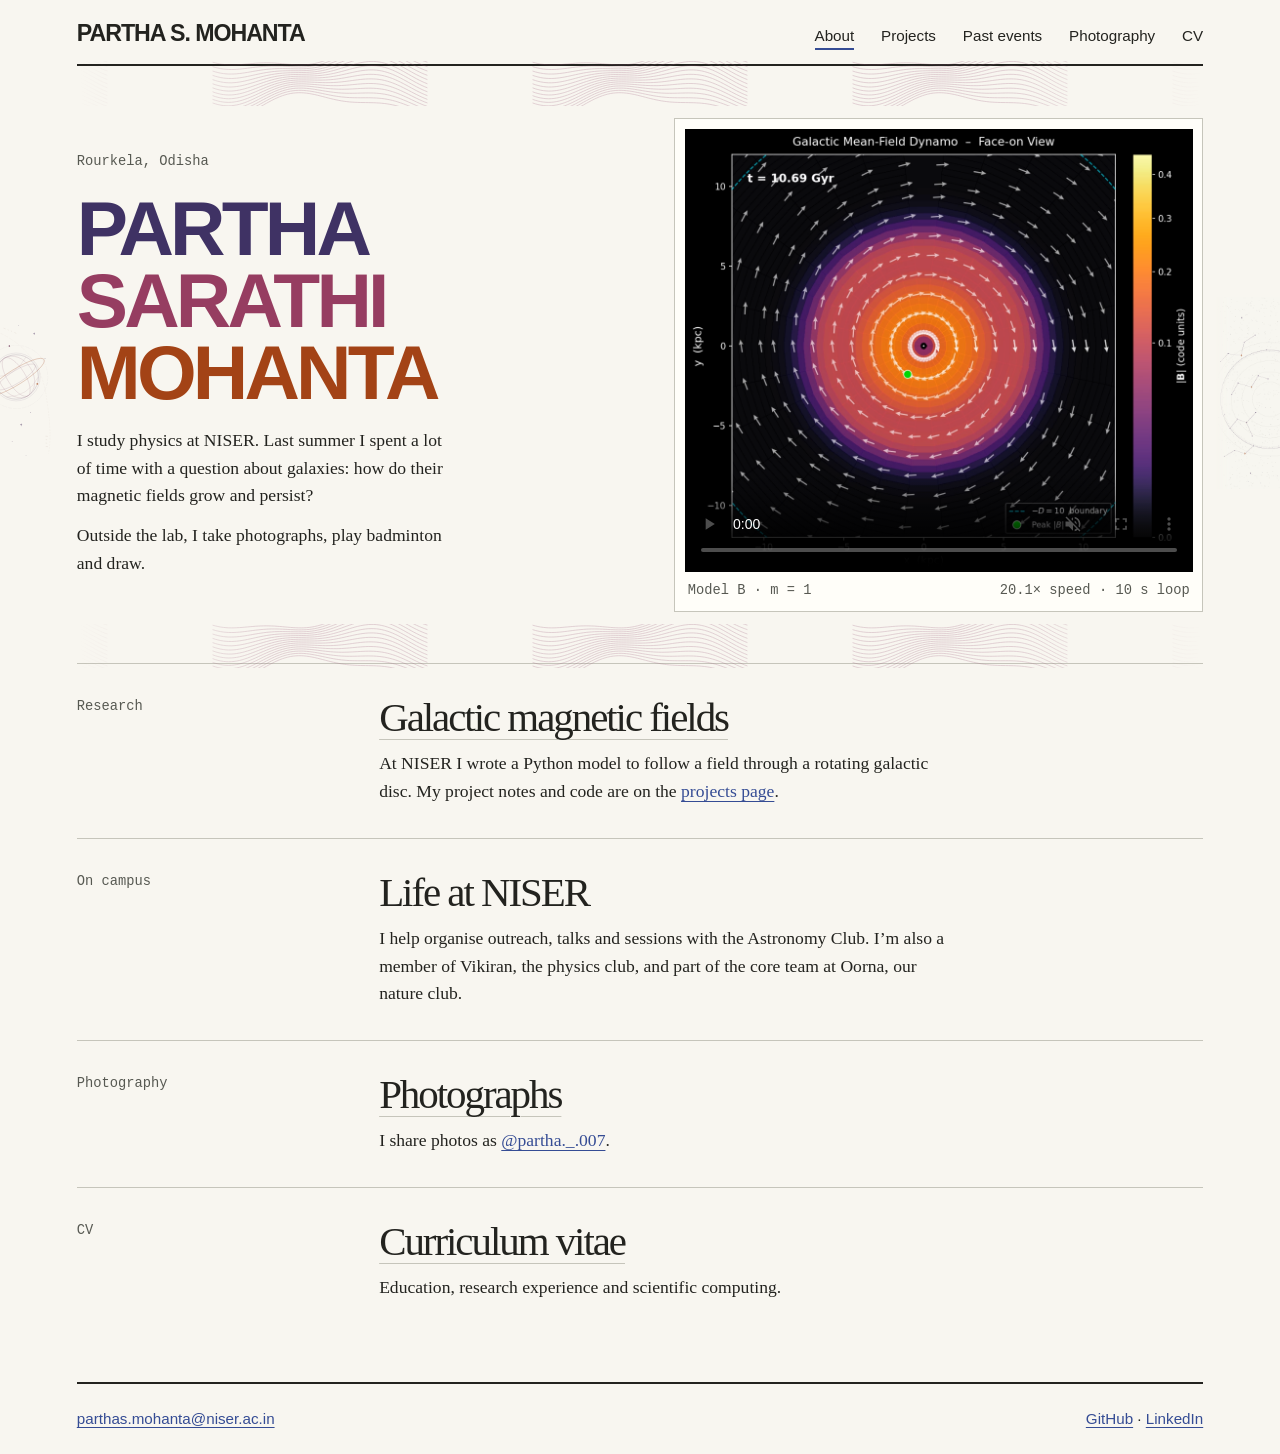
<file: index.html>
<!doctype html>
<html lang="en">
<head>
  <meta charset="utf-8">
  <meta name="viewport" content="width=device-width, initial-scale=1">
  <meta name="theme-color" content="#f8f6f0">
  <title>About · Partha Sarathi Mohanta</title>
  <link rel="stylesheet" href="style.css?v=8">
</head>
<body class="home">
<a class="skip" href="#main">Skip to content</a>
<header>
  <a class="signature" href="index.html">Partha S. Mohanta</a>
  <nav aria-label="Main navigation"><a href="index.html" aria-current="page">About</a> <a href="projects.html">Projects</a> <a href="events.html">Past events</a> <a href="photography.html">Photography</a> <a href="cv.html">CV</a></nav>
</header>
<main id="main">
<div class="cover">
  <div class="lede"><p class="dateline">Rourkela, Odisha</p>
    <h1 class="name"><span>Partha</span> <span>Sarathi</span> <span>Mohanta</span></h1>
    <p>I study physics at NISER. Last summer I spent a lot of time with a question about galaxies: how do their magnetic fields grow and persist?</p>
    <p>Outside the lab, I take photographs, play badminton and draw.</p>
  </div>
  <figure class="plate">
    <video id="dynamo" width="960" height="840" poster="assets/galactic-dynamo.webp" controls muted loop playsinline preload="metadata" aria-label="Face-on galactic mean-field dynamo simulation, Model B, m equals one">
      <source src="assets/dynamo-loop.mp4" type="video/mp4">
      <a href="assets/dynamo-loop.mp4">Watch the dynamo simulation</a>
    </video>
    <figcaption>Model B · m = 1 <span>20.1× speed · 10 s loop</span></figcaption>
  </figure>
  <script>
    const video = document.getElementById('dynamo');
    const motion = matchMedia('(prefers-reduced-motion: reduce)');
    if (!motion.matches) video.play().catch(() => {});
    motion.addEventListener('change', () => { if (motion.matches) video.pause(); });
  </script>
</div>
<section class="line" id="research"><p class="dateline">Research</p><div>
  <h2><a href="projects.html">Galactic magnetic fields</a></h2><p>At NISER I wrote a Python model to follow a field through a rotating galactic disc. My project notes and code are on the <a href="projects.html">projects page</a>.</p>
</div></section>
<section class="line" id="about"><p class="dateline">On campus</p><div><h2>Life at NISER</h2><p>I help organise outreach, talks and sessions with the Astronomy Club. I’m also a member of Vikiran, the physics club, and part of the core team at Oorna, our nature club.</p></div></section>
<section class="line" id="photography"><p class="dateline">Photography</p><div><h2><a href="photography.html">Photographs</a></h2><p>I share photos as <a href="https://www.instagram.com/partha._.007/">@partha._.007</a>.</p></div></section>
<section class="line"><p class="dateline">CV</p><div><h2><a href="cv.html">Curriculum vitae</a></h2><p>Education, research experience and scientific computing.</p></div></section>
</main>
<footer><a href="mailto:parthas.mohanta@niser.ac.in">parthas.mohanta@niser.ac.in</a><div><a href="https://github.com/ParthaXD">GitHub</a> · <a href="https://www.linkedin.com/in/partha">LinkedIn</a></div></footer>
</body>
</html>
</file>
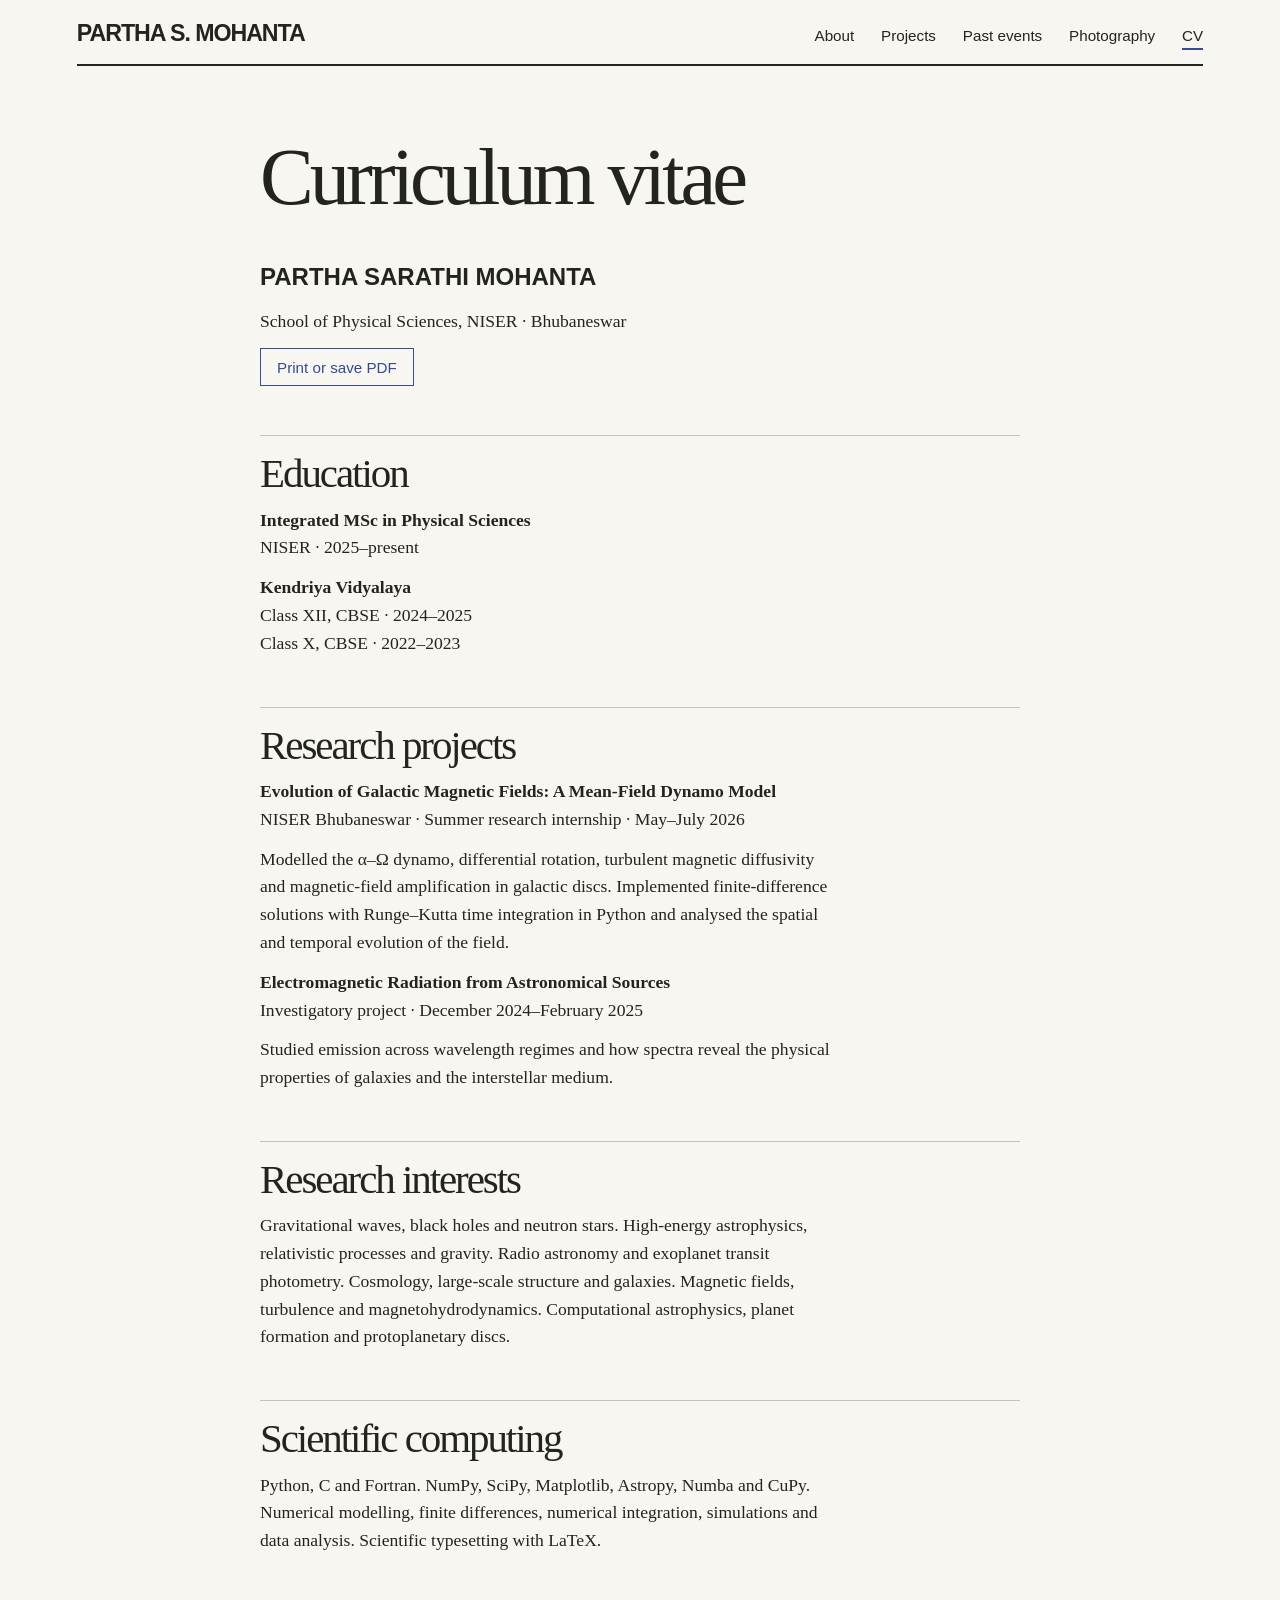
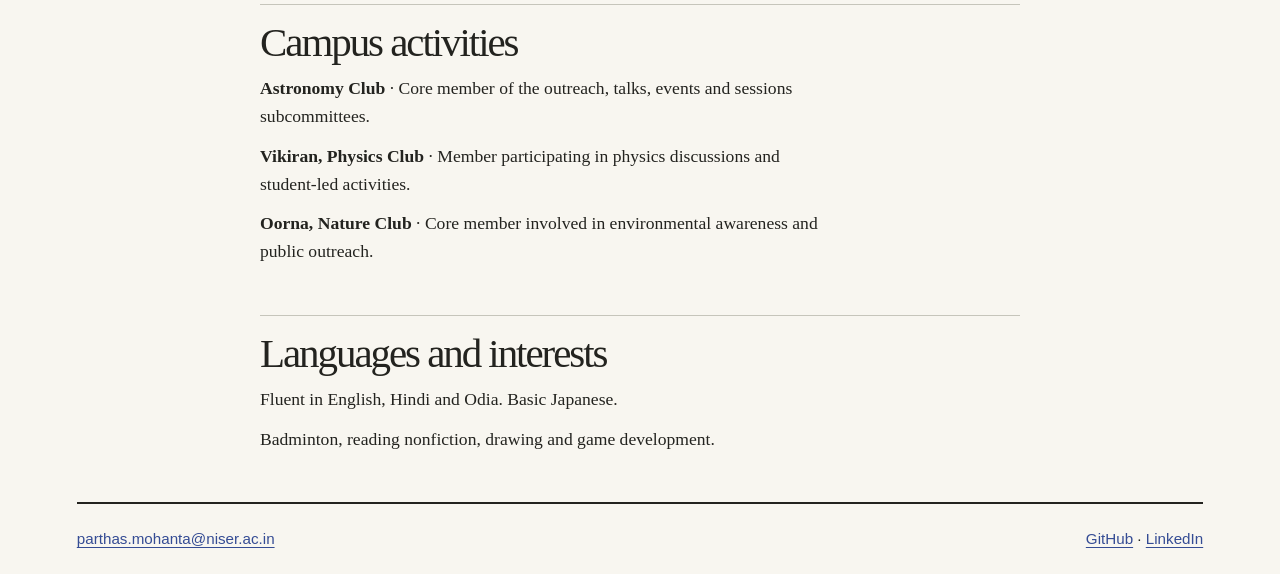
<file: cv.html>
<!doctype html>
<html lang="en">
<head>
  <meta charset="utf-8">
  <meta name="viewport" content="width=device-width, initial-scale=1">
  <meta name="theme-color" content="#f8f6f0">
  <title>CV · Partha Sarathi Mohanta</title>
  <link rel="stylesheet" href="style.css?v=3">
</head>
<body>
<a class="skip" href="#main">Skip to content</a>
<header>
  <a class="signature" href="index.html">Partha S. Mohanta</a>
  <nav aria-label="Main navigation"><a href="index.html">About</a> <a href="projects.html">Projects</a> <a href="events.html">Past events</a> <a href="photography.html">Photography</a> <a href="cv.html" aria-current="page">CV</a></nav>
</header>
<main id="main">
<div class="cv"><h1 class="title">Curriculum vitae</h1><p class="byline">Partha Sarathi Mohanta</p><p>School of Physical Sciences, NISER · Bhubaneswar</p><button type="button" onclick="window.print()">Print or save PDF</button><h2>Education</h2><p><strong>Integrated MSc in Physical Sciences</strong><br>NISER · 2025–present</p><p><strong>Kendriya Vidyalaya</strong><br>Class XII, CBSE · 2024–2025<br>Class X, CBSE · 2022–2023</p>
<h2>Research projects</h2><p><strong>Evolution of Galactic Magnetic Fields: A Mean-Field Dynamo Model</strong><br>NISER Bhubaneswar · Summer research internship · May–July 2026</p><p>Modelled the α–Ω dynamo, differential rotation, turbulent magnetic diffusivity and magnetic-field amplification in galactic discs. Implemented finite-difference solutions with Runge–Kutta time integration in Python and analysed the spatial and temporal evolution of the field.</p><p><strong>Electromagnetic Radiation from Astronomical Sources</strong><br>Investigatory project · December 2024–February 2025</p><p>Studied emission across wavelength regimes and how spectra reveal the physical properties of galaxies and the interstellar medium.</p>
<h2>Research interests</h2><p>Gravitational waves, black holes and neutron stars. High-energy astrophysics, relativistic processes and gravity. Radio astronomy and exoplanet transit photometry. Cosmology, large-scale structure and galaxies. Magnetic fields, turbulence and magnetohydrodynamics. Computational astrophysics, planet formation and protoplanetary discs.</p>
<h2>Scientific computing</h2><p>Python, C and Fortran. NumPy, SciPy, Matplotlib, Astropy, Numba and CuPy. Numerical modelling, finite differences, numerical integration, simulations and data analysis. Scientific typesetting with LaTeX.</p>
<h2>Campus activities</h2><p><strong>Astronomy Club</strong> · Core member of the outreach, talks, events and sessions subcommittees.</p><p><strong>Vikiran, Physics Club</strong> · Member participating in physics discussions and student-led activities.</p><p><strong>Oorna, Nature Club</strong> · Core member involved in environmental awareness and public outreach.</p>
<h2>Languages and interests</h2><p>Fluent in English, Hindi and Odia. Basic Japanese.</p><p>Badminton, reading nonfiction, drawing and game development.</p></div>
</main>
<footer><a href="mailto:parthas.mohanta@niser.ac.in">parthas.mohanta@niser.ac.in</a><div><a href="https://github.com/ParthaXD">GitHub</a> · <a href="https://www.linkedin.com/in/partha">LinkedIn</a></div></footer>
</body>
</html>
</file>
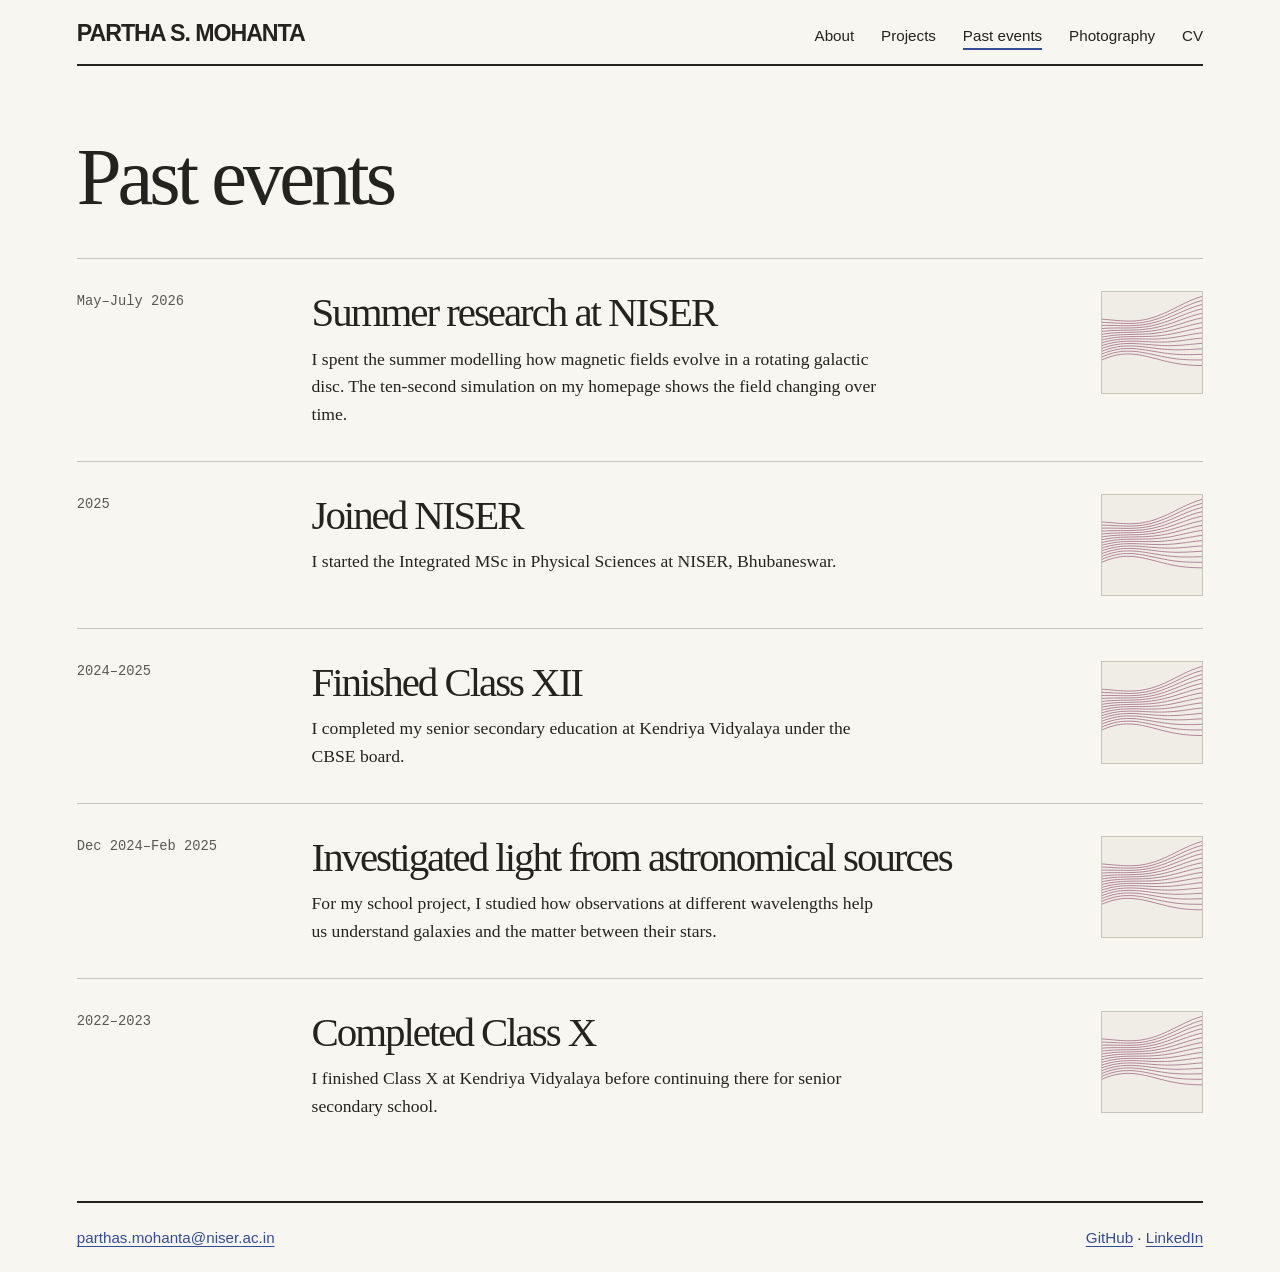
<file: events.html>
<!doctype html>
<html lang="en">
<head>
  <meta charset="utf-8">
  <meta name="viewport" content="width=device-width, initial-scale=1">
  <meta name="theme-color" content="#f8f6f0">
  <title>Past events · Partha Sarathi Mohanta</title>
  <link rel="stylesheet" href="style.css?v=7">
</head>
<body>
<a class="skip" href="#main">Skip to content</a>
<header>
  <a class="signature" href="index.html">Partha S. Mohanta</a>
  <nav aria-label="Main navigation"><a href="index.html">About</a> <a href="projects.html">Projects</a> <a href="events.html" aria-current="page">Past events</a> <a href="photography.html">Photography</a> <a href="cv.html">CV</a></nav>
</header>
<main id="main">
<h1 class="title">Past events</h1>
<!-- EVENT TEMPLATE
Copy the article below, paste it AFTER the closing comment, and edit it.
Put the newest entry first. Upload the event photo to photos/.
<article class="line">
  <p class="dateline"><time datetime="YYYY-MM-DD">Day Month Year</time><br>Venue or club</p>
  <div><h2>Event name</h2><p>What happened and what I did.</p></div>
  <div class="event-photo"><img src="photos/your-event.jpg" alt="Describe this event photograph" loading="lazy"></div>
</article>
-->
<section class="entries" aria-label="Event archive">
  <article class="line"><p class="dateline">May–July 2026</p>
    <div><h2>Summer research at NISER</h2><p>I spent the summer modelling how magnetic fields evolve in a rotating galactic disc. The ten-second simulation on my homepage shows the field changing over time.</p></div>
    <div class="event-photo"><!-- Insert an img here using the EVENT TEMPLATE above. --></div>
  </article>
  <article class="line"><p class="dateline">2025</p>
    <div><h2>Joined NISER</h2><p>I started the Integrated MSc in Physical Sciences at NISER, Bhubaneswar.</p></div>
    <div class="event-photo"><!-- Insert an img here using the EVENT TEMPLATE above. --></div>
  </article>
  <article class="line"><p class="dateline">2024–2025</p>
    <div><h2>Finished Class XII</h2><p>I completed my senior secondary education at Kendriya Vidyalaya under the CBSE board.</p></div>
    <div class="event-photo"><!-- Insert an img here using the EVENT TEMPLATE above. --></div>
  </article>
  <article class="line"><p class="dateline">Dec 2024–Feb 2025</p>
    <div><h2>Investigated light from astronomical sources</h2><p>For my school project, I studied how observations at different wavelengths help us understand galaxies and the matter between their stars.</p></div>
    <div class="event-photo"><!-- Insert an img here using the EVENT TEMPLATE above. --></div>
  </article>
  <article class="line"><p class="dateline">2022–2023</p>
    <div><h2>Completed Class X</h2><p>I finished Class X at Kendriya Vidyalaya before continuing there for senior secondary school.</p></div>
    <div class="event-photo"><!-- Insert an img here using the EVENT TEMPLATE above. --></div>
  </article>
</section>

</main>
<footer><a href="mailto:parthas.mohanta@niser.ac.in">parthas.mohanta@niser.ac.in</a><div><a href="https://github.com/ParthaXD">GitHub</a> · <a href="https://www.linkedin.com/in/partha">LinkedIn</a></div></footer>
</body>
</html>
</file>
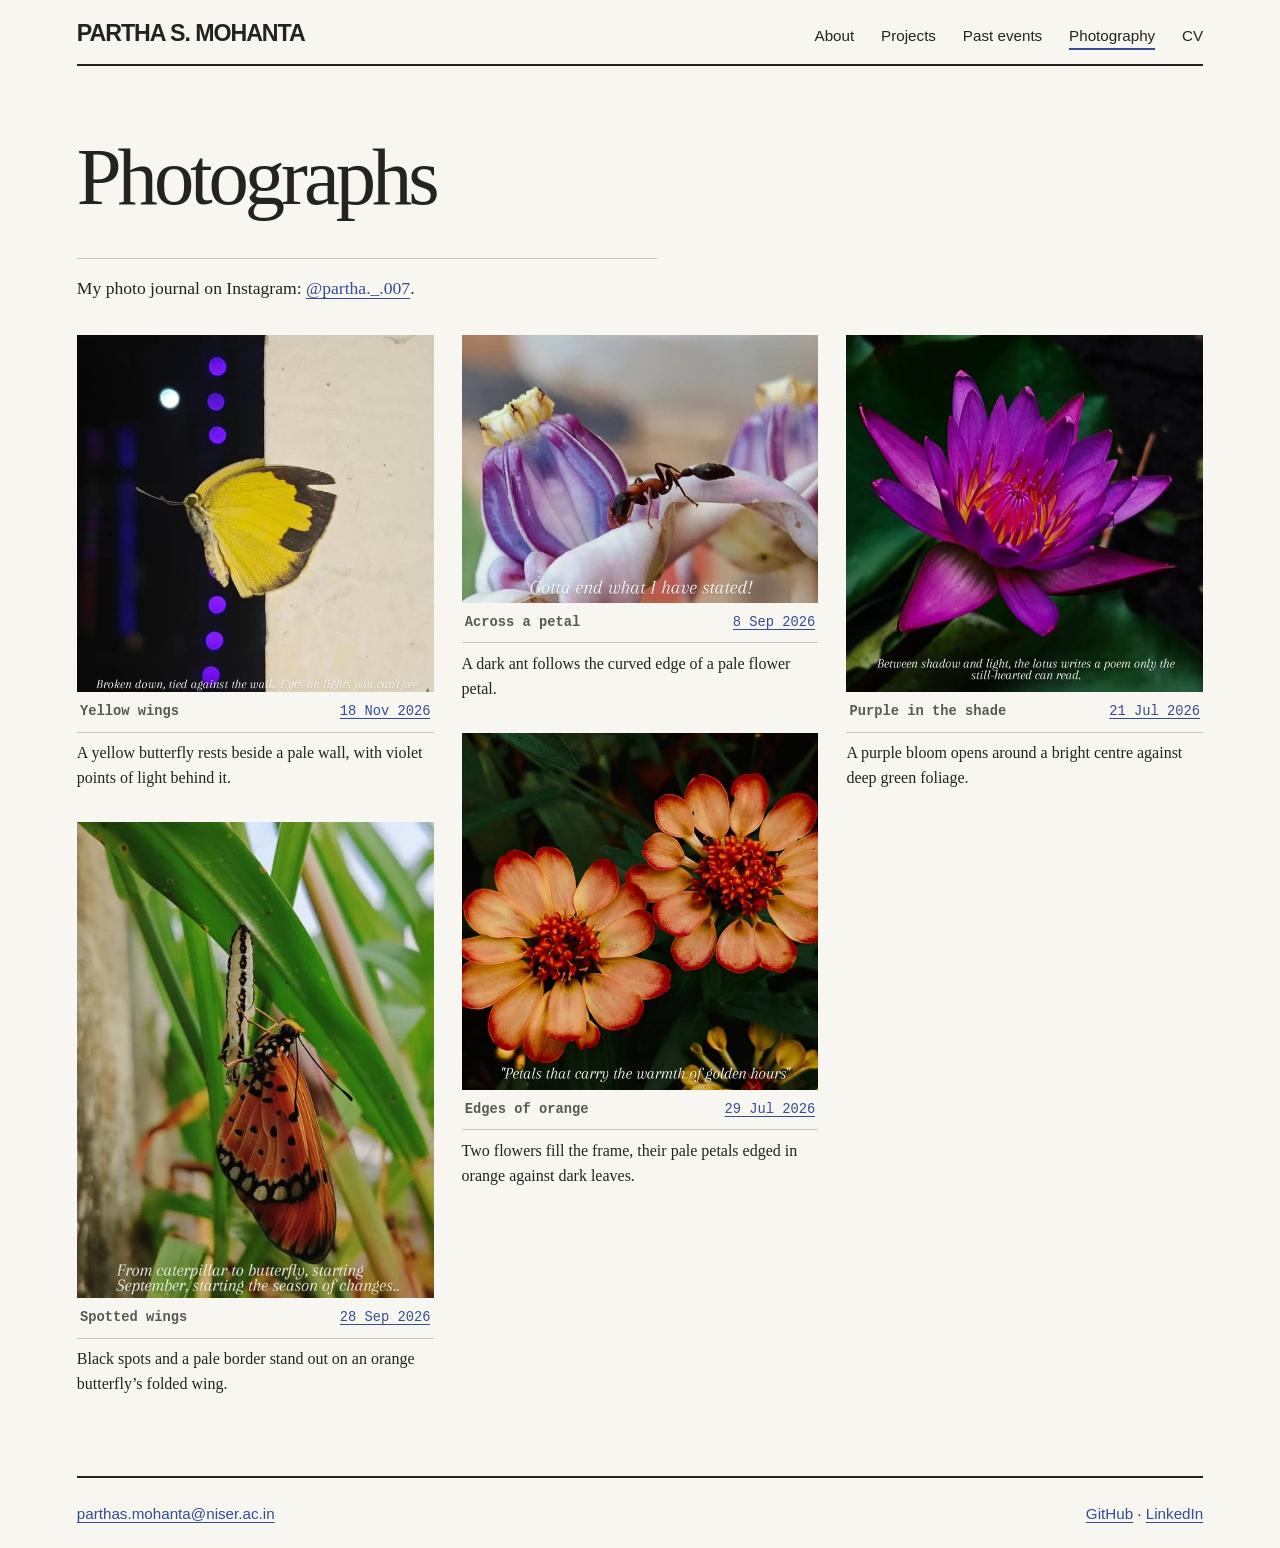
<file: photography.html>
<!doctype html>
<html lang="en">
<head>
  <meta charset="utf-8">
  <meta name="viewport" content="width=device-width, initial-scale=1">
  <meta name="theme-color" content="#f8f6f0">
  <title>Photography · Partha Sarathi Mohanta</title>
  <link rel="stylesheet" href="style.css?v=7">
</head>
<body>
<a class="skip" href="#main">Skip to content</a>
<header>
  <a class="signature" href="index.html">Partha S. Mohanta</a>
  <nav aria-label="Main navigation"><a href="index.html">About</a> <a href="projects.html">Projects</a> <a href="events.html">Past events</a> <a href="photography.html" aria-current="page">Photography</a> <a href="cv.html">CV</a></nav>
</header>
<main id="main">
<h1 class="title">Photographs</h1>
<p class="photo-intro">My photo journal on Instagram: <a href="https://www.instagram.com/partha._.007/">@partha._.007</a>.</p>
<!-- PHOTO TEMPLATE
Upload your image to photos/. Copy this figure into the gallery below and edit it.
<figure class="journal-photo">
  <a href="photos/your-photo.jpg"><img src="photos/your-photo.jpg" alt="Describe what is in the photograph" loading="lazy"></a>
  <figcaption><strong>Title or place</strong><span>Month Year</span></figcaption>
  <p>A short note about the photograph.</p>
</figure>
-->
<section class="gallery" aria-label="Photo gallery">
  <figure class="journal-photo">
    <a href="photos/yellow-wings.webp"><img src="photos/yellow-wings.webp" alt="A yellow butterfly rests beside a pale wall, with violet points of light behind it." loading="lazy"></a>
    <figcaption><strong>Yellow wings</strong><a href="https://www.instagram.com/partha._.007/p/Df5WJdGE5SW/">18 Nov 2026</a></figcaption>
    <p>A yellow butterfly rests beside a pale wall, with violet points of light behind it.</p>
  </figure>
  <figure class="journal-photo">
    <a href="photos/spotted-wings.webp"><img src="photos/spotted-wings.webp" alt="Black spots and a pale border stand out on an orange butterfly’s folded wing." loading="lazy"></a>
    <figcaption><strong>Spotted wings</strong><a href="https://www.instagram.com/partha._.007/p/Dd0xdqtGAgV/">28 Sep 2026</a></figcaption>
    <p>Black spots and a pale border stand out on an orange butterfly’s folded wing.</p>
  </figure>
  <figure class="journal-photo">
    <a href="photos/ant-on-petal.webp"><img src="photos/ant-on-petal.webp" alt="A dark ant follows the curved edge of a pale flower petal." loading="lazy"></a>
    <figcaption><strong>Across a petal</strong><a href="https://www.instagram.com/partha._.007/p/DdB9QguGOfa/">8 Sep 2026</a></figcaption>
    <p>A dark ant follows the curved edge of a pale flower petal.</p>
  </figure>
  <figure class="journal-photo">
    <a href="photos/orange-flowers.webp"><img src="photos/orange-flowers.webp" alt="Two flowers fill the frame, their pale petals edged in orange against dark leaves." loading="lazy"></a>
    <figcaption><strong>Edges of orange</strong><a href="https://www.instagram.com/partha._.007/p/DbX2TIRmKUU/">29 Jul 2026</a></figcaption>
    <p>Two flowers fill the frame, their pale petals edged in orange against dark leaves.</p>
  </figure>
  <figure class="journal-photo">
    <a href="photos/purple-bloom.webp"><img src="photos/purple-bloom.webp" alt="A purple bloom opens around a bright centre against deep green foliage." loading="lazy"></a>
    <figcaption><strong>Purple in the shade</strong><a href="https://www.instagram.com/partha._.007/p/DbD2fPYGBHW/">21 Jul 2026</a></figcaption>
    <p>A purple bloom opens around a bright centre against deep green foliage.</p>
  </figure>
</section>
</main>
<footer><a href="mailto:parthas.mohanta@niser.ac.in">parthas.mohanta@niser.ac.in</a><div><a href="https://github.com/ParthaXD">GitHub</a> · <a href="https://www.linkedin.com/in/partha">LinkedIn</a></div></footer>
</body>
</html>
</file>
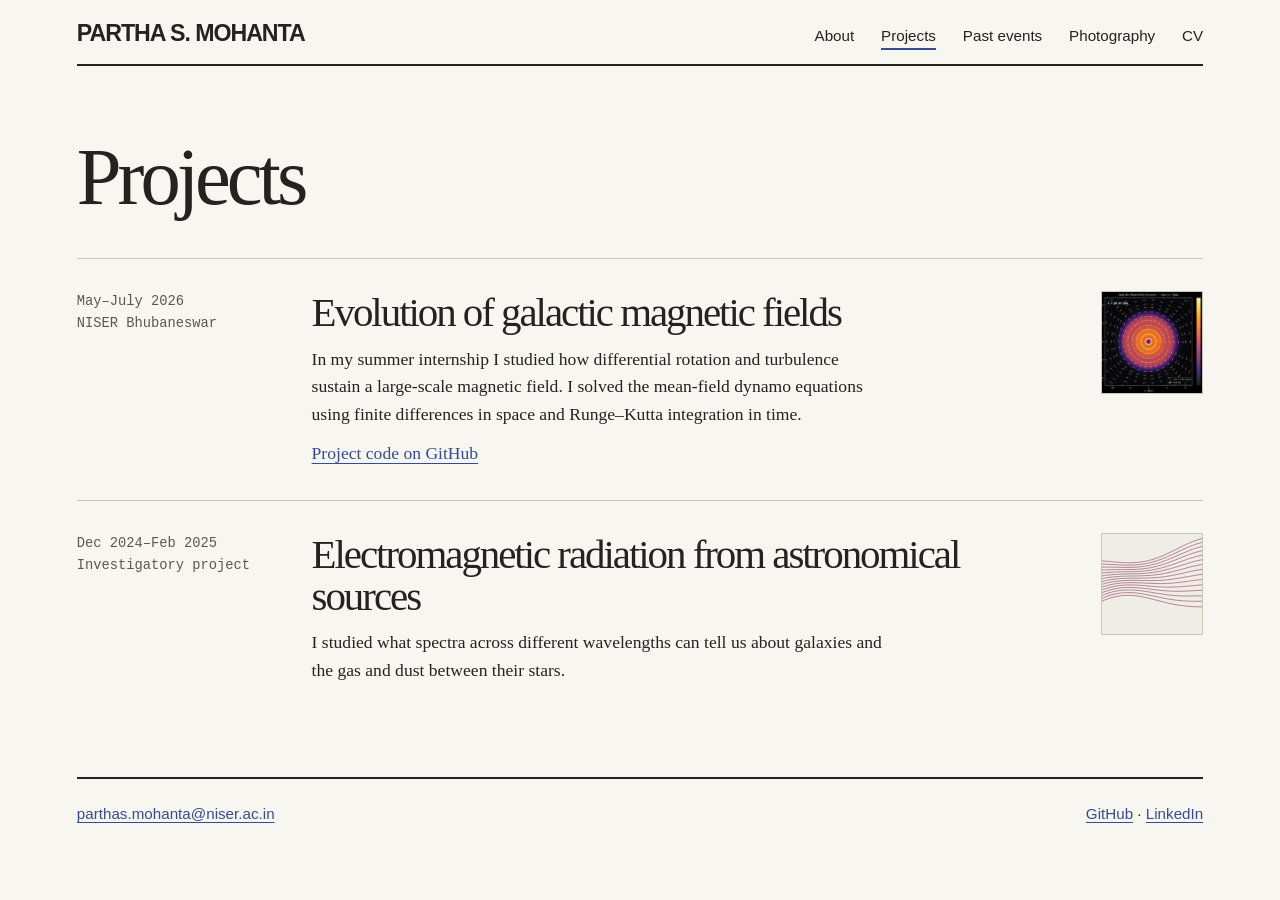
<file: projects.html>
<!doctype html>
<html lang="en">
<head>
  <meta charset="utf-8">
  <meta name="viewport" content="width=device-width, initial-scale=1">
  <meta name="theme-color" content="#f8f6f0">
  <title>Projects · Partha Sarathi Mohanta</title>
  <link rel="stylesheet" href="style.css?v=8">
</head>
<body>
<a class="skip" href="#main">Skip to content</a>
<header>
  <a class="signature" href="index.html">Partha S. Mohanta</a>
  <nav aria-label="Main navigation"><a href="index.html">About</a> <a href="projects.html" aria-current="page">Projects</a> <a href="events.html">Past events</a> <a href="photography.html">Photography</a> <a href="cv.html">CV</a></nav>
</header>
<main id="main" class="entries">
<h1 class="title">Projects</h1>
<article class="line"><p class="dateline">May–July 2026<br>NISER Bhubaneswar</p><div><h2>Evolution of galactic magnetic fields</h2><p>In my summer internship I studied how differential rotation and turbulence sustain a large-scale magnetic field. I solved the mean-field dynamo equations using finite differences in space and Runge–Kutta integration in time.</p><a href="https://github.com/ParthaXD/Evolution_of_Galactic_Magnetic_Fields">Project code on GitHub</a></div>
  <div class="event-photo"><img src="assets/galactic-dynamo.webp" alt="Face-on galactic magnetic field from the dynamo simulation"></div>
</article>
<article class="line"><p class="dateline">Dec 2024–Feb 2025<br>Investigatory project</p><div><h2>Electromagnetic radiation from astronomical sources</h2><p>I studied what spectra across different wavelengths can tell us about galaxies and the gas and dust between their stars.</p></div>
  <div class="event-photo"><!-- Add a project image here: <img src="photos/spectrum.jpg" alt="Describe the spectrum"> --></div>
</article>
</main>
<footer><a href="mailto:parthas.mohanta@niser.ac.in">parthas.mohanta@niser.ac.in</a><div><a href="https://github.com/ParthaXD">GitHub</a> · <a href="https://www.linkedin.com/in/partha">LinkedIn</a></div></footer>
</body>
</html>
</file>
<file: style.css>
:root {
  --ink: #23231f;
  --paper: #f8f6f0;
  --blue: #354c94;
  --muted: #575952;
  --rule: #c6c5bb;
}
* { box-sizing: border-box; }
body { max-width: 1330px; margin: auto; padding: 0 clamp(1.2rem,6vw,6rem); background: var(--paper); color: var(--ink); font: 1.1rem/1.58 Georgia, serif; }
a { color: var(--blue); text-underline-offset: .2em; }
a:hover { text-decoration-thickness: 2px; }
a:focus-visible, button:focus-visible { outline: 2px solid var(--blue); outline-offset: 4px; }
.skip { position: absolute; top: -5rem; }
.skip:focus { top: 0; background: white; z-index: 2; }
header, nav, footer, figcaption { display: flex; align-items: baseline; justify-content: space-between; gap: 1rem; }
header { padding: 1.25rem 0 .9rem; border-bottom: 2px solid var(--ink); flex-wrap: wrap; }
.signature { font: italic 1.45rem Georgia,serif; letter-spacing: -.045em; color: var(--ink); text-decoration: none; }
nav { flex-wrap: wrap; gap: .35rem clamp(.8rem,2.1vw,2.4rem); }
nav a, footer, button { font: .95rem/1.65 Arial, sans-serif; }
nav a { position: relative; text-decoration: none; color: var(--ink); }
nav a::after { content: ''; display: block; height: 2px; background: var(--blue); transform: scaleX(0); transform-origin: left; transition: transform .24s ease; }
nav a:hover::after, nav a[aria-current]::after { transform: scaleX(1); }
main { min-height: 66vh; }
.cover { display: grid; grid-template-columns: 1fr 1fr; align-items: center; gap: 6%; padding: clamp(3rem,6vw,6rem) 0; }
h1, h2, p, figure { margin: 0; }
h1, h2 { font-weight: normal; line-height: 1.03; letter-spacing: -.05em; }
h1 { font-size: clamp(3.5rem,6.3vw,6.8rem); }
h1 em { color: var(--blue); }
.title { margin: .85em 0 .5em; }
h2 { font-size: clamp(1.8rem,3.2vw,3rem); }
h2 a { color: inherit; text-decoration-thickness: 1px; text-decoration-color: var(--rule); }
p { max-width: 66ch; }
p + p, h2 + p, p + button { margin-top: .75rem; }
.lede h1 { margin: .24em 0; }
.lede > p { max-width: 42ch; }
.dateline, figcaption { color: var(--muted); font: .86rem/1.6 "Courier New",monospace; }
.plate { padding: .6rem .6rem 0; border: 1px solid var(--rule); background: #fffef9; transform: rotate(-1.3deg); }
.print { overflow: hidden; }
img { display: block; width: 100%; height: auto; }
figcaption { padding: .55rem .2rem; flex-wrap: wrap; gap: 0 .8rem; }
.line { display: grid; grid-template-columns: minmax(9rem,24%) 1fr; gap: 2rem; border-top: 1px solid var(--rule); padding: 2rem 0; }
.line a:not(h2 a) { display: inline-block; }
.line p + a { margin-top: .7rem; }
.gallery { columns: 3 17rem; column-gap: 1.75rem; margin: 2rem 0; }
.gallery figure { display: inline-block; width: 100%; margin-bottom: 2rem; break-inside: avoid; }
.gallery a { display: block; overflow: hidden; }
.gallery img { transition: transform .4s; }
.gallery figure > a:hover { outline: 1px solid var(--rule); outline-offset: 3px; }
.empty, .photo-intro { border-top: 1px solid var(--rule); padding-top: 1rem; }
.entries:has(article) + .empty { display: none; }
.cv { max-width: 760px; margin: auto; }
.cv h2 { border-top: 1px solid var(--rule); padding-top: 1rem; margin-top: 1.2em; }
.byline { font-size: 1.5rem; }
button { padding: .35rem 1rem; background: transparent; border: 1px solid var(--blue); color: var(--blue); cursor: pointer; }
footer { flex-wrap: wrap; margin-top: 3rem; padding: 1.4rem 0; border-top: 2px solid var(--ink); }
@media (prefers-reduced-motion: no-preference) {
  main { animation: enter .5s ease-out both; }
  .plate { animation: settle 1s ease-out both; }
  .plate img { animation: drift 3.5s ease-out both; }
  @keyframes enter { from { opacity: .2; transform: translateY(9px); } }
  @keyframes settle { from { transform: rotate(.8deg) translateY(12px); } }
  @keyframes drift { from { transform: scale(1.08); } }
}
@media (prefers-reduced-motion: reduce) { *, *::after { transition: none !important; } }
@media (max-width: 720px) {
  header { gap: .6rem; }
  nav { width: 100%; justify-content: flex-start; }
  .cover, .line { grid-template-columns: 1fr; gap: 1rem; }
  .plate { margin-top: 1rem; }
  .line { padding: 1.4rem 0; }
}
@media print {
  header, footer, button, .skip { display: none; }
  body { background: white; font-size: 11pt; padding: 0; }
  main { animation: none; }
  .cv h2 { break-after: avoid; font-size: 18pt; }
}

.name, .signature, .byline {
  font-family: "Arial Black", "Helvetica Neue", Arial, sans-serif;
  font-style: normal;
  font-weight: 900;
  text-transform: uppercase;
}
.name { font-size: clamp(2.9rem, 6vw, 5.8rem); line-height: .94; }
.print { display: block; }
.plate { transform: none; }
.photo-slot { border: 1px solid var(--rule); padding: .45rem; }
.blank-print {
  aspect-ratio: 4 / 3;
  background: repeating-linear-gradient(135deg, #eeede6 0 8px, #e4e3db 8px 9px);
}
.event-slot h2 { font-size: 1.5rem; color: var(--muted); }

.home .name span { display: block; color: #3f3264; }
.home .name span:nth-child(2) { color: #963d61; }
.home .name span:last-child { color: #a34316; }
.plate video { display: block; width: 100%; height: auto; background: #090812; }
.home .cover {
  position: relative;
  padding-block: clamp(2rem, 4vw, 4rem);
}
.home .cover::before, .home .cover::after {
  content: '';
  pointer-events: none;
  position: absolute;
  height: 2.8rem;
  left: 0;
  right: 0;
  background: url('assets/contours.svg') center / 320px 94px repeat-x;
  opacity: .4;
  mask-image: linear-gradient(to right, transparent, black 17%, black 83%, transparent);
}
.home .cover::before { top: -.35rem; }
.home .cover::after { bottom: -.35rem; }
@media (max-width: 720px) {
  .home .cover::before, .home .cover::after { height: 1.6rem; }
}
@media (prefers-reduced-motion: no-preference) {
  .home .cover::before { animation: field-scroll 26s linear infinite; }
  .home .cover::after { animation: field-scroll 32s linear infinite reverse; }
  @keyframes field-scroll {
    from { background-position-x: 0; }
    to { background-position-x: 320px; }
  }
}
.journal-photo img { height: auto; }
.journal-photo figcaption { border-bottom: 1px solid var(--rule); }
.journal-photo > p { margin-top: .45rem; font-size: 1rem; }

/* Printed sky plates occupy only the two outer margins of the homepage. */
@media screen and (min-width: 68rem) {
  .home::before, .home::after {
    content: "";
    position: fixed;
    inset-block: 0;
    width: max(5vw, calc((100% - 1330px) / 2 + clamp(1.2rem, 6vw, 6rem) - 1rem));
    pointer-events: none;
    background-repeat: no-repeat;
    background-size: 100% auto;
    background-position: center 42%;
    z-index: -1;
  }
  .home { isolation: isolate; }
  .home::before {
    left: 0;
    background-image: url("assets/orbital-study.svg");
    mask-image: linear-gradient(to right, black 78%, transparent);
  }
  .home::after {
    right: 0;
    background-image: url("assets/margin-sky.webp");
    mask-image: linear-gradient(to left, black 78%, transparent);
  }
}
@media screen and (min-width: 68rem) and (prefers-reduced-motion: no-preference) {
  .home::before { animation: celestial-drift 13s ease-in-out infinite alternate; }
  .home::after { animation: celestial-drift 17s ease-in-out -8s infinite alternate-reverse; }
  @keyframes celestial-drift {
    from { transform: translateY(-16px); }
    to { transform: translateY(16px); }
  }
}

.entries .line {
  grid-template-columns: minmax(7.5rem, 18%) minmax(0, 1fr) clamp(4.5rem, 8vw, 7rem);
  align-items: start;
}
.event-photo {
  width: 100%;
  aspect-ratio: 1;
  overflow: hidden;
  border: 1px solid var(--rule);
  background: url("assets/contours.svg") center / auto 110% no-repeat, #efede6;
}
.event-photo img { width: 100%; height: 100%; object-fit: cover; }
@media (max-width: 720px) {
  .entries .line { grid-template-columns: minmax(0,1fr) 4.5rem; gap: .6rem 1rem; }
  .entries .dateline { grid-column: 1; }
  .entries .event-photo { grid-column: 2; grid-row: 1 / 3; }
  .entries .line > div:not(.event-photo) { grid-column: 1; grid-row: 2; }
}
</file>
